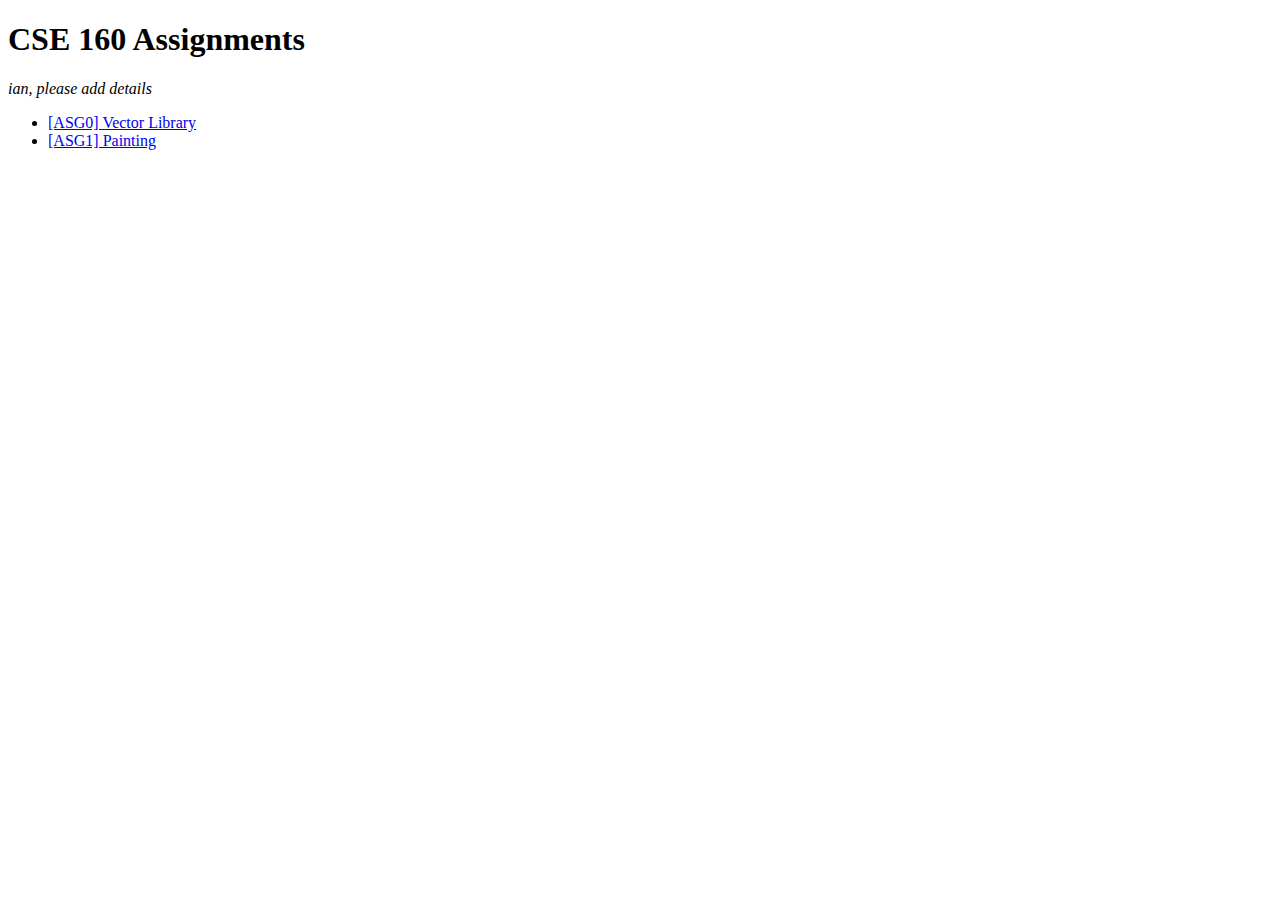
<file: index.html>
<!DOCTYPE html>
<html lang="en">
  <head>
    <meta charset="utf-8" />
    <title>CSE 160 Assignments - W26 Quarter</title>
  </head>
  <body>
    <h1>CSE 160 Assignments</h1>
    <i>ian, please add details</i>
    <br>
    <ul>
      <li><a href="./asg0/asg0.html">[ASG0] Vector Library</a></li>
      <li><a href="./asg1/asg1.html">[ASG1] Painting</a></li>
    </ul>
  </body>
</html>
</file>
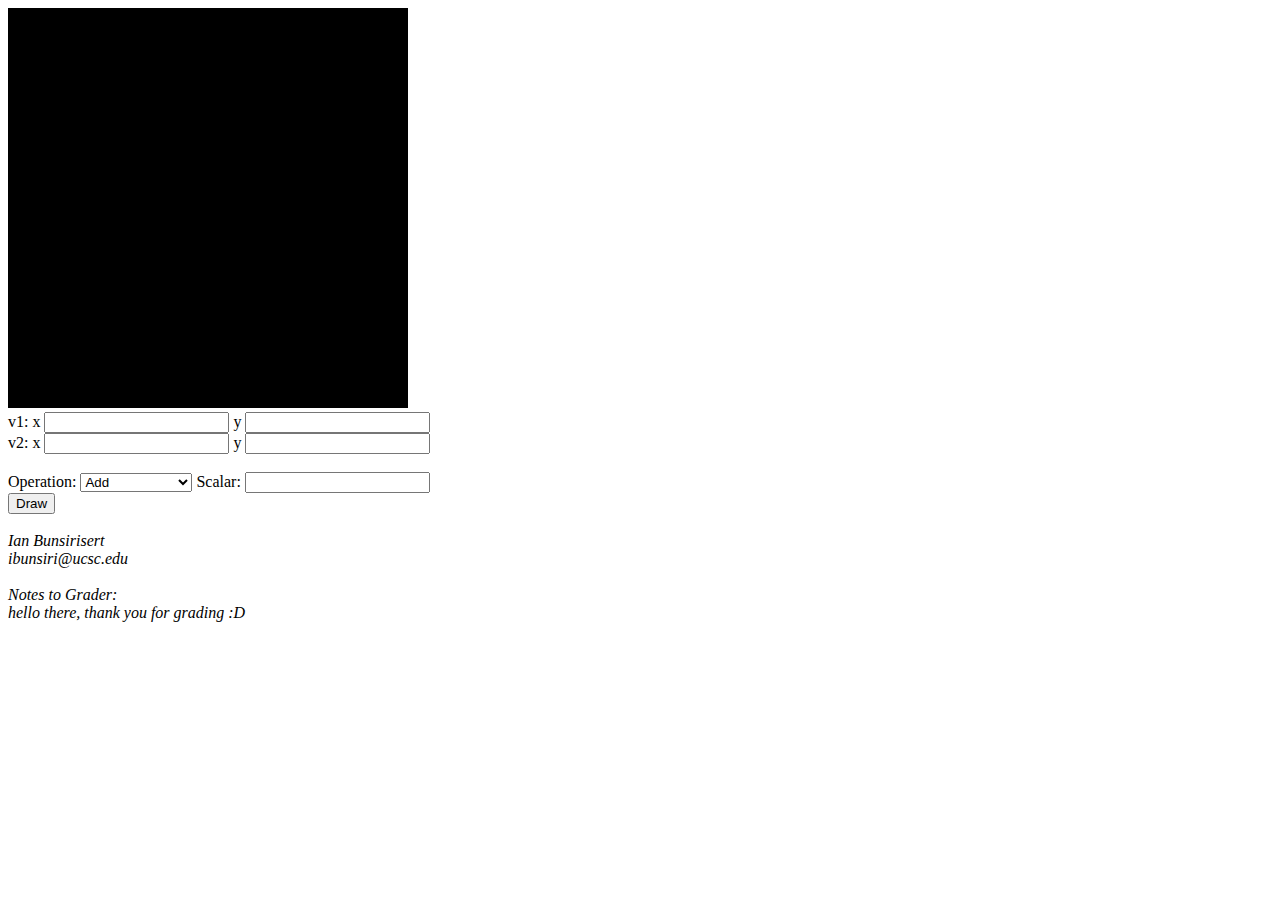
<file: asg0/asg0.html>
<!DOCTYPE html>
<html lang="en">
  <head>
    <meta charset="utf-8" />
    <title>Draw a blue rectangle (canvas version)</title>
  </head>

  <body onload="main()">
    <canvas id="example" width="400" height="400">
      Please use a browser that supports "canvas"
    </canvas>
    <script src="./lib/cuon-matrix-cse160.js"></script>
    <script src="asg0.js"></script>
    <br>v1: x <input type="number" id="x1-input"> y <input type="number" id="y1-input">
    <br>v2: x <input type="number" id="x2-input"> y <input type="number" id="y2-input">
    <br><br>Operation: 
    <select id="operation-select">
      <option value="add">Add</option>
      <option value="sub">Subtract</option>
      <option value="mul">Multiply</option>
      <option value="div">Divide</option>
      <option value="abt">Angle Between</option>
      <option value="are">Area</option>
      <option value="mag">Magnitude</option>
      <option value="nor">Normalize</option>
    </select>
    Scalar: <input type="number" id="scalar-input">
    <br><button id="draw-button">Draw</button>
    <i>
      <br><br>Ian Bunsirisert
      <br>ibunsiri@ucsc.edu
      <br><br>Notes to Grader:
      <br> hello there, thank you for grading :D
    </i>
  </body>
</html>
</file>
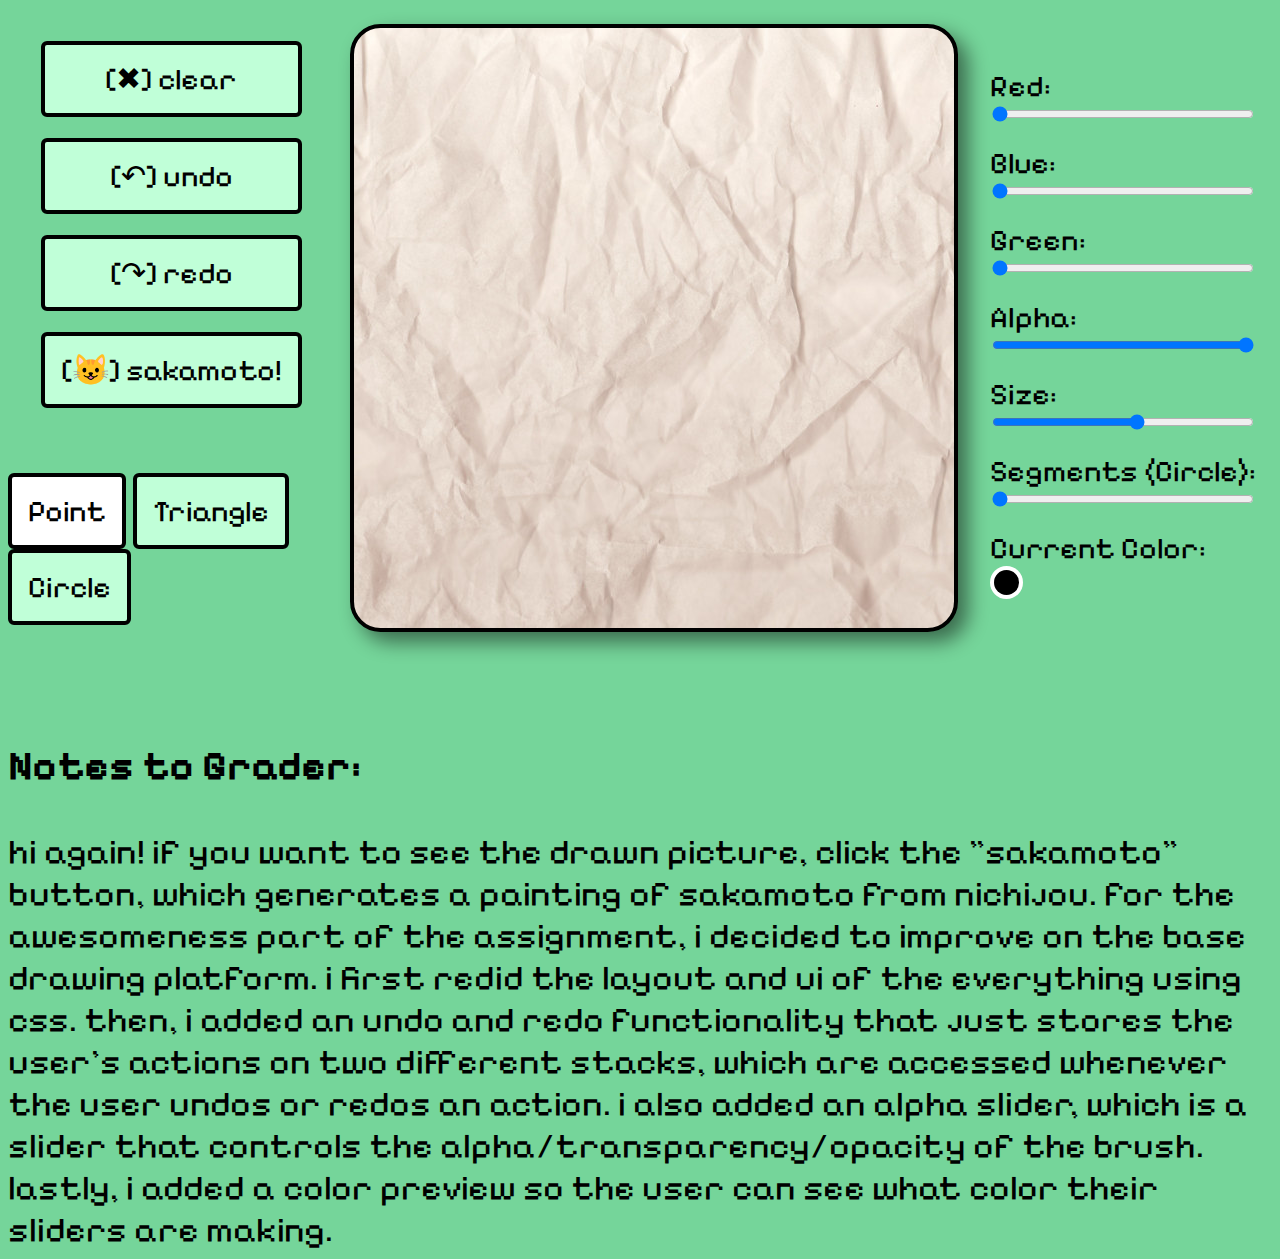
<file: asg1/asg1.html>
<!DOCTYPE html>

<html lang="en">
  <head>
    <meta charset="utf-8" />
    <title>Assignment 1: Painting</title>
  </head>

  <body onload="main()">
    <link rel="stylesheet" href="./asg1.css">
    <div class="display">
      <div class="canvas-display" style="grid-area: canvas-box">
        <canvas id="webgl" width="600" height="600">
          Please use a browser that supports "canvas"
        </canvas>
      </div>
      <div class="edit-display" style="grid-area: edit-box">
        <button id="clear-button">[✖] clear</button><div class="divider"></div>
        <button id="undo-button">[↶] undo</button><div class="divider"></div>
        <button id="redo-button">[↷] redo</button><div class="divider"></div>
        <button id="sakamoto-button">[😺] sakamoto!</button>
      </div>
      <div class="shape-display" style="grid-area: shapes-box">
        <button id="point-button">Point</button>
        <button id="triangle-button">Triangle</button>
        <button id="circle-button">Circle</button>
      </div>
      <div class="slider-display" style="grid-area: slider-box">
        Red: <input type="range" id="red-range" name="red" min="0" max="255" value="0"><div class="divider"></div>
        Blue: <input type="range" id="green-range" name="green" min="0" max="255" step="1" value="0"><div class="divider"></div>
        Green: <input type="range" id="blue-range" name="blue" min="0" max="255" step="1" value="0"><div class="divider"></div>
        Alpha: <input type="range" id="alpha-range" name="blue" min="0" max="100" step="1" value="100"><div class="divider"></div> <!-- default value should have been 100, whoops! -->
        Size: <input type="range" id="size-range" name="size" min="5" max="50" step="5"><div class="divider"></div>
        Segments (Circle): <input type="range" id="segment-range" name="segment" min="10" max="100" step="5" value="0"><div class="divider"></div>
        Current Color: <div class="color-preview" id="color-preview"><div class="color-preview-bg" id="color-preview-bg"></div></div>
      </div>
    </div>

    <br><h3>Notes to Grader:</h3>
    hi again! if you want to see the drawn picture, click the "sakamoto" button, which generates a painting of sakamoto from nichijou.
    for the awesomeness part of the assignment, i decided to improve on the base drawing platform. i first redid the layout and ui of
    the everything using css. then, i added an undo and redo functionality that just stores the user's actions on two different stacks,
    which are accessed whenever the user undos or redos an action. i also added an alpha slider, which is a slider that controls the
    alpha/transparency/opacity of the brush. lastly, i added a color preview so the user can see what color their sliders are making.

    <script src="./lib/webgl/webgl-utils.js"></script>
    <script src="./lib/webgl/webgl-debug.js"></script>
    <script src="./lib/webgl/cuon-utils.js"></script>

    <script src="./lib/Point.js"></script>
    <script src="./lib/Triangle.js"></script>
    <script src="./lib/Circle.js"></script>
    <script src="./lib/CustomTriangle.js"></script>
    <script src="./lib/DrawSakamoto.js"></script>
    <script src="./asg1.js"></script>
  </body>
</html>
</file>
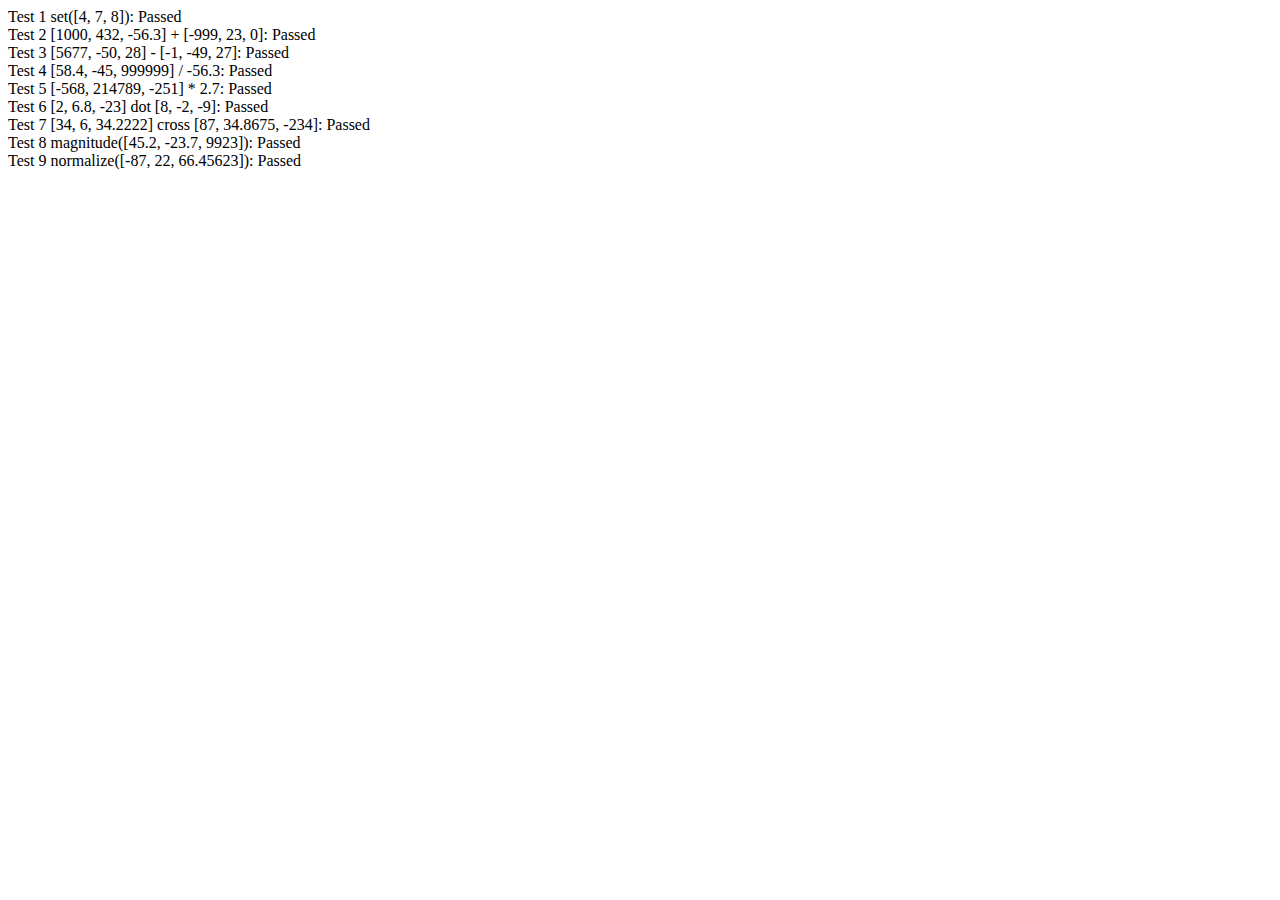
<file: asg0/lib/vectorTests.html>
<!DOCTYPE html>
<html>

<head>
  <meta charset="UTF-8" />
  <meta name="viewport" content="width=device-width" />
  <title>Vector Tests</title>
</head>

<body>
  Test 1 set([4, 7, 8]): <span id=test1></span>
  <br>
  Test 2 [1000, 432, -56.3] + [-999, 23, 0]: <span id=test2></span>
  <br>
  Test 3 [5677, -50, 28] - [-1, -49, 27]: <span id=test3></span>
  <br>
  Test 4 [58.4, -45, 999999] / -56.3: <span id=test4></span>
  <br>
  Test 5 [-568, 214789, -251] * 2.7: <span id=test5></span>
  <br>
  Test 6 [2, 6.8, -23] dot [8, -2, -9]: <span id=test6></span>
  <br>
  Test 7 [34, 6, 34.2222] cross [87, 34.8675, -234]: <span id=test7></span>
  <br>
  Test 8 magnitude([45.2, -23.7, 9923]): <span id=test8></span>
  <br>
  Test 9 normalize([-87, 22, 66.45623]): <span id=test9></span>

  <script src="cuon-matrix-cse160.js"></script>
  <script>
    var ERROR = 0.1

    function verify(vect, sol, text) {
      passed = vect.every((val, i) => Math.abs(val - sol[i]) < ERROR)
      passed ? text.innerHTML = "Passed" : text.innerHTML = "Failed"
    }
    // Test 1 set([4, 7, 8])
    let text = document.getElementById("test1")
    let vect1 = new Vector3([0, 0, 0])
    let vect2 = new Vector3([4, 7, 8])
    vect1.set(vect2)
    let v1 = vect1.elements
    verify(v1, [4, 7, 8], text)

    // Test 2 [1000, 432, -56.3] + [-999, 23, 0]
    text = document.getElementById("test2")
    vect1 = new Vector3([1000, 432, -56.3])
    vect2 = new Vector3([-999, 23, 0])
    vect1.add(vect2)
    let v = vect1.elements
    verify(v, [1, 455, -56.3], text)

    // Test 3 [5677, -50, 28] - [-1, -49, 27]
    text = document.getElementById("test3")
    vect1 = new Vector3([5677, -50, 28])
    vect2 = new Vector3([-1, -49, 27])
    vect1.sub(vect2)
    v = vect1.elements
    verify(v, [5678, -1, 1], text)

    // Test 4 [58.4, -45, 999999] / -56.3
    text = document.getElementById("test4")
    let vect = new Vector3([58.4, -45, 999999])
    vect.div(-56.3)
    v = vect.elements
    verify(v, [-1.037300178, 0.79928952, -17761.971580817], text)

    // Test 5 [-568, 214789, -251] * 2.7
    text = document.getElementById("test5")
    vect = new Vector3([-568, 214789, -251])
    vect.mul(2.7)
    v = vect.elements
    verify(v, [-1533.6, 579930.3, -677.7], text)

    // Test 6 [2, 6.8, -23] dot [8, -2, -9]
    text = document.getElementById("test6")
    vect1 = new Vector3([2, 6.8, -23])
    vect2 = new Vector3([8, -2, -9])
    let num = Vector3.dot(vect1, vect2)
    Math.abs(num - 209.4) < ERROR ? text.innerHTML = "Passed" : text.innerHTML = "Failed"

    // Test 7 [34, 6, 34.2222] cross [87, 34.8675, -234]
    text = document.getElementById("test7")
    vect1 = new Vector3([34, 6, 34.2222])
    vect2 = new Vector3([87, 34.8675, -234])
    v = Vector3.cross(vect1, vect2).elements
    verify(v, [-2597.2425585, 10933.3314, 663.495], text)

    // Test 8 magnitude([45.2, -23.7, 9923])
    text = document.getElementById("test8")
    vect = new Vector3([45.2, -23.7, 9923])
    num = vect.magnitude()
    Math.abs(num - 9923.131246235) < ERROR ? text.innerHTML = "Passed" : text.innerHTML = "Failed"

    // Test 9 normalize([-87, 22, 66.45623])
    text = document.getElementById("test9")
    vect = new Vector3([-87, 22, 66.45623])
    v = vect.normalize().elements
    verify(v, [-0.779104913, 0.197015035, 0.595130751], text)
  </script>
</body>

</html>
</file>
<file: asg1/asg1.css>
@import url("https://fonts.googleapis.com/css2?family=DynaPuff:wght@400..700&family=Jersey+10&family=Luckiest+Guy&family=Montserrat:ital,wght@0,100..900;1,100..900&family=Pixelify+Sans:wght@400..700&display=swap");

body {
  background-color: #75d59a;
  font-size: 35px;
  font-family: "Pixelify Sans", sans-serif;
}

canvas {
  border: 4px solid black;
  border-radius: 5%;
  background-image: url("./assets/crumpled_paper.jpg");  /* source to image: https://www.flickr.com/photos/chiaralily/6599331429 */
  filter: drop-shadow(10px 10px 10px #0000007e);
}

button {
  font-family: "Pixelify Sans", sans-serif;
  color: #000000;
  background-color: #c0ffd8;
  border: 1px solid #000000;
  border-width: 4px;
  border-radius: 6px;
  padding: 1rem;
  font-size: 30px;
  cursor: pointer;
}

button:disabled {
  background-color: #ffffff;
  cursor: not-allowed;
}

/* shoutouts to this stack overflow post!
https://stackoverflow.com/questions/5119711/ */
.divider {
  height: 5px;
  width: 5px;
  padding: 0.5rem;
  display: inline-block;
}

.display {
  justify-content: center;
  align-items: center;
  vertical-align: center;
  display: grid;
  grid-template-areas:
    "edit-box canvas-box canvas-box slider-box"
    "edit-box canvas-box canvas-box slider-box"
    "shapes-box canvas-box canvas-box slider-box"
    "shapes-box canvas-box canvas-box slider-box";
}

.canvas-display {
  align-items: center;
  vertical-align: center;
  text-align: center;
  padding: 1rem;
}

.edit-display {
  min-height: 256px;
  display: grid;
  justify-content: center;
  align-items: center;
}

.color-preview {
  height: 25px;
  width: 25px;
  border-radius: 50%;
  border: 4px solid #ffffff;
  background-image: url("./assets/transparency-grid.jpg");
}

.color-preview-bg {
  height: 25px;
  width: 25px;
  border-radius: 50%;
  background-color: #000000;
}

.slider-display {
  font-size: 30px;
  padding: 1rem;
  display: grid;
}
</file>
